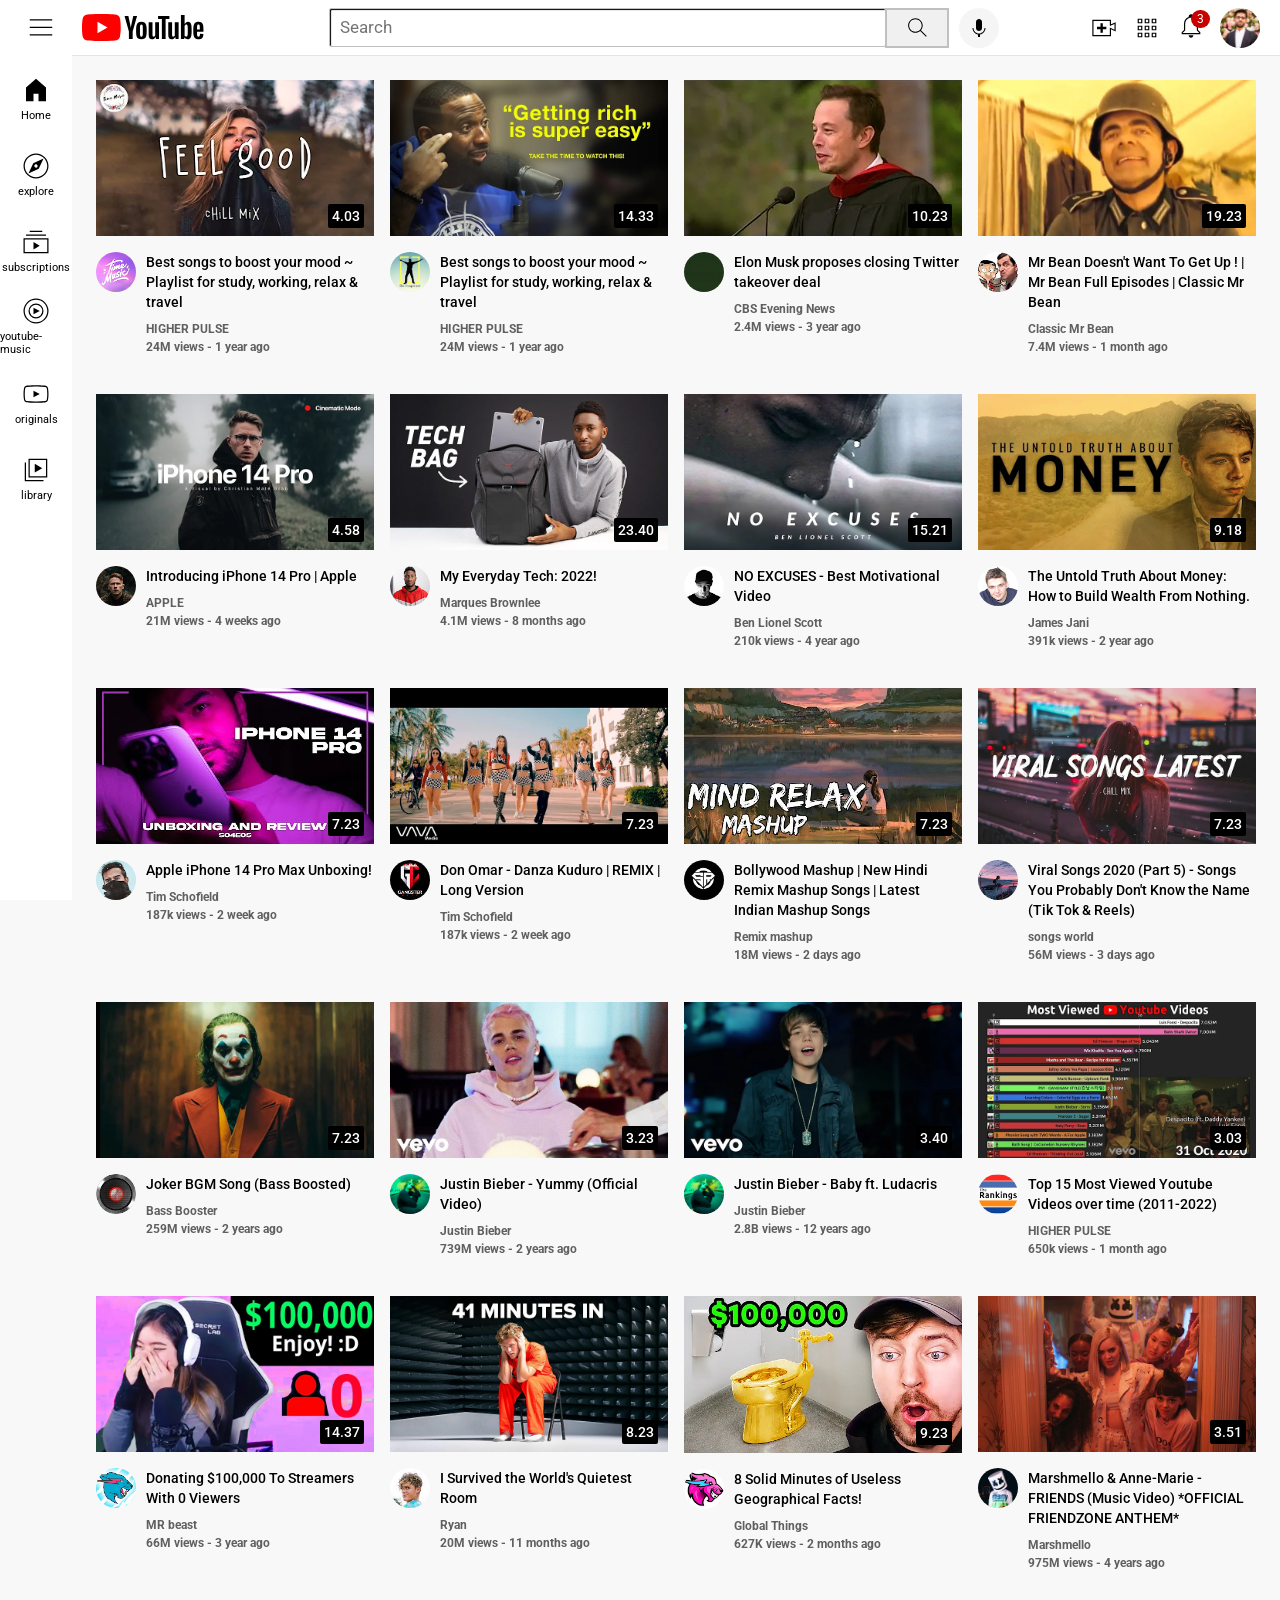
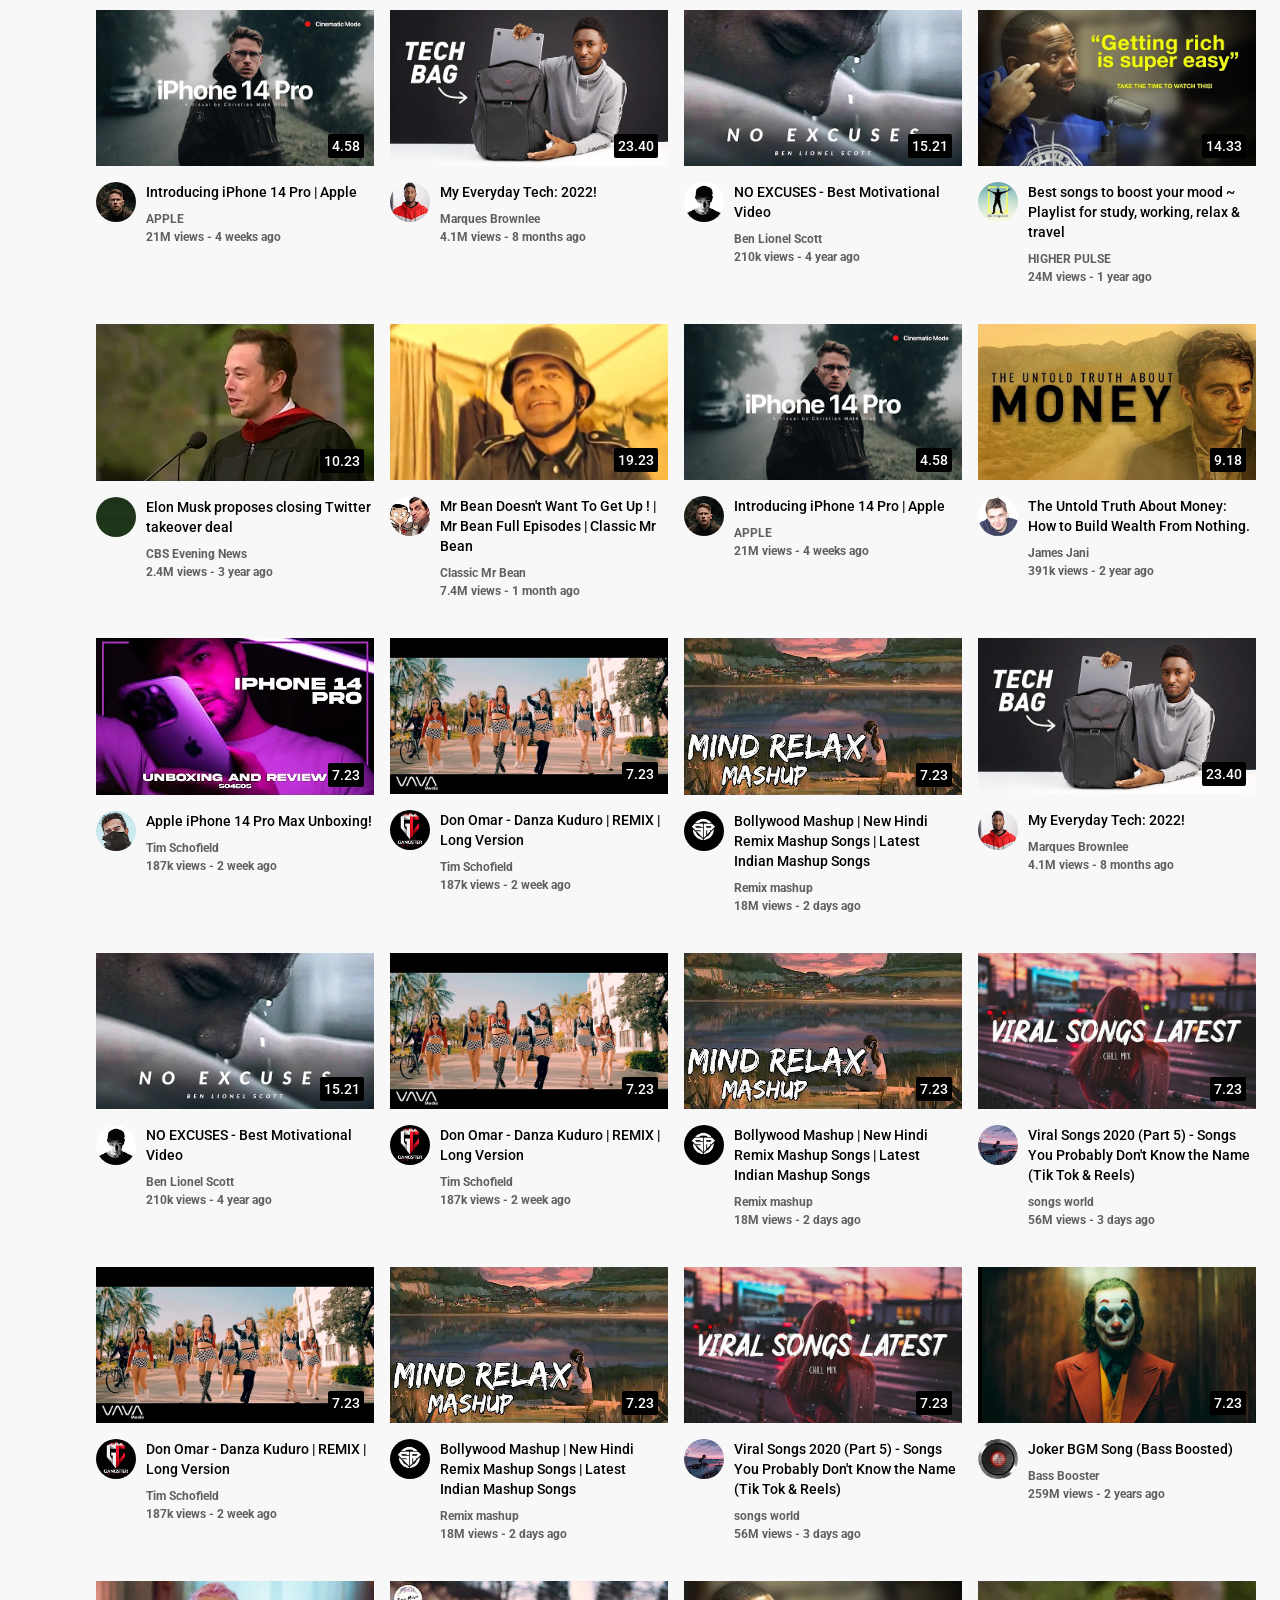
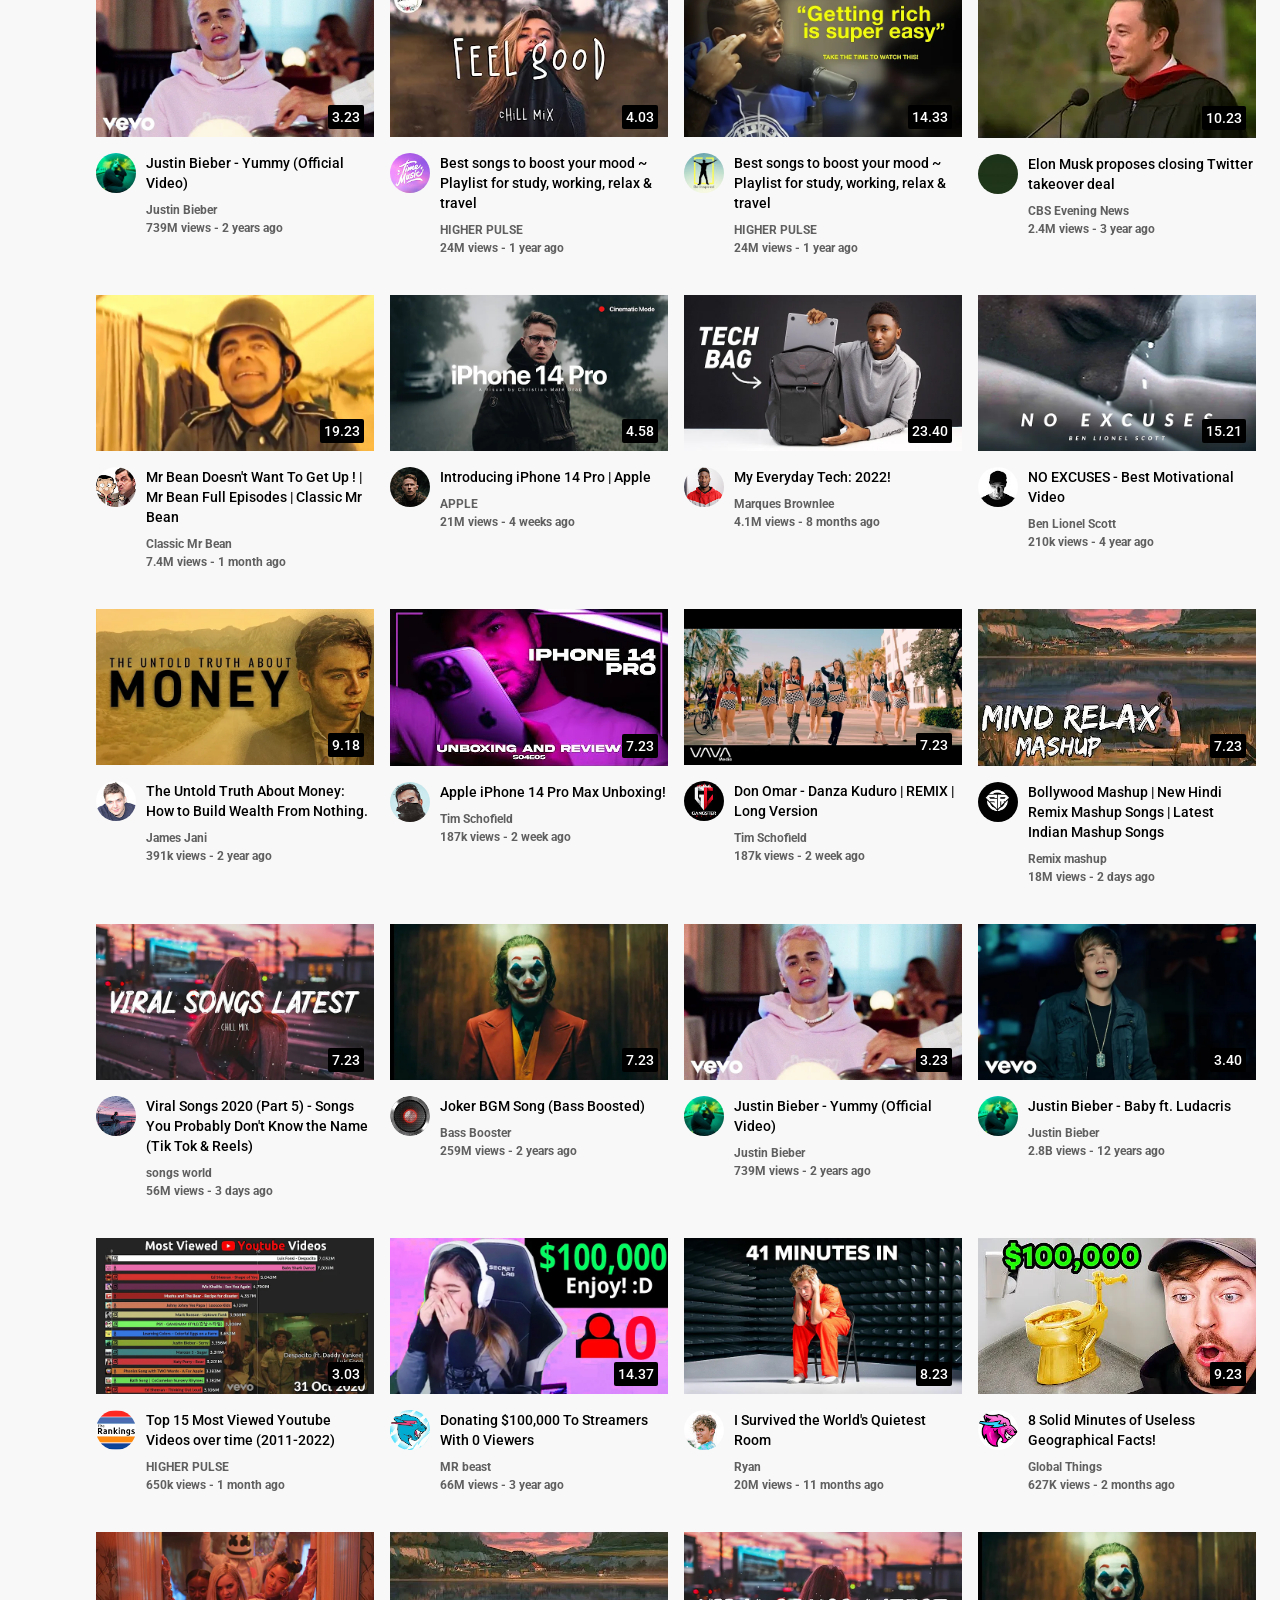
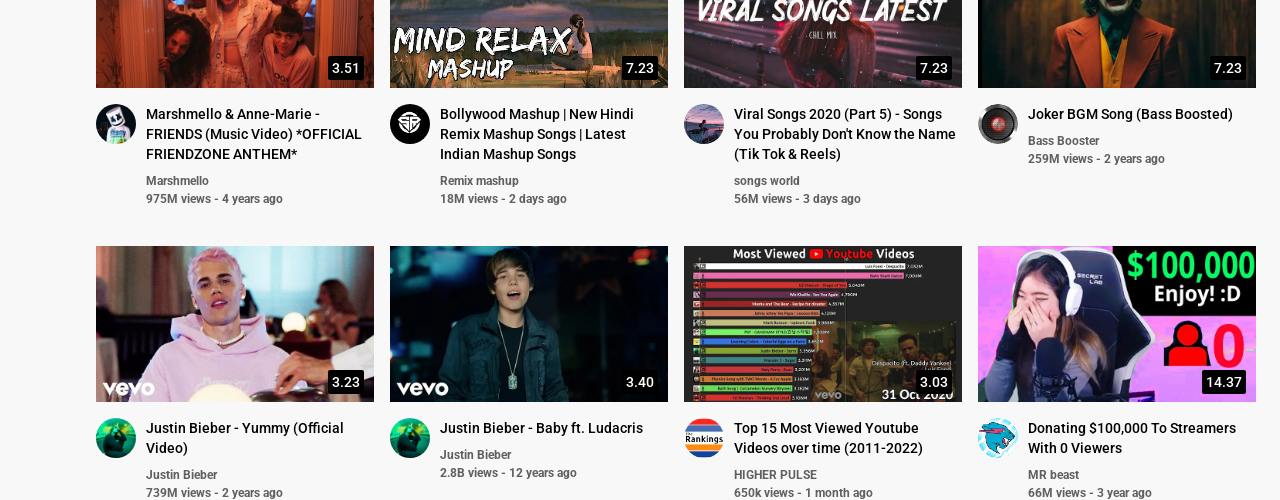
<file: index.html>
<!DOCTYPE html>
<html lang="en">

<head>
    <meta charset="UTF-8">
    <meta http-equiv="X-UA-Compatible" content="IE=edge">
    <meta name="viewport" content="width=device-width, initial-scale=1.0">
    <title>Youtube CLone</title>
    <link rel="stylesheet" href="style.css">

    <link rel="preconnect" href="https://fonts.googleapis.com">
    <link rel="preconnect" href="https://fonts.gstatic.com" crossorigin>
    <link href="https://fonts.googleapis.com/css2?family=Roboto:wght@400;500;700&display=swap" rel="stylesheet">
</head>

<body>

     <header class="header">
        <div class="left-section"><img class="hamburger" src="img/hamburger-menu.svg" alt="">
            <img class="youtube-logo" src="img/youtube-logo.svg" alt="">
        </div>
        <div class="middle-section">

            <input class="search-bar" type="Search" placeholder="Search">
            <button class="search-button">
                <img class="search-icon" src="img/search.svg" alt="">
                <div class="tooltip">search</div>
            </button>
            <button class="voice-search-button">
                <img class="voice-search-icon" src="img/voice-search-icon.svg" alt="">
                <div class="tooltip">search with your voice</div>
            </button>
        </div>

        <div class="right-section">
            <div class="upload-icon-container">
                <img class="upload-icon" src="img/upload.svg" alt="">
                <div class="tooltip">create</div>
            </div>

            <div class="youtube-app-icon-container">
                <img class="youtube-app-icon" src="img/youtube-apps.svg" alt="">
                <div class="tooltip">Youtube app</div>
            </div>



            <div class="notification-icon-container">
                <img class="notification-icon" src="img/notifications.svg" alt="">


                <div class="notification-counts">3</div>
            </div>
            <img class="user-picture" src="img/anees.jpg" alt="">
        </div>
        </header>

        <nav class="sidebar">
            <div class="sidebar-link">
                <img src="img/home.svg" alt="">
                <div>Home</div>
            </div>
            <div class="sidebar-link">
                <img src="img/explore.svg" alt="">
                <div>explore</div>
            </div>
            <div class="sidebar-link">
                <img src="img/subscriptions.svg" alt="">
                <div>subscriptions</div>
            </div>
            <div class="sidebar-link">
                <img src="img/youtube-music.svg" alt="">
                <div>youtube-music</div>
            </div>
            <div class="sidebar-link">
                <img src="img/originals.svg" alt="">
                <div>originals</div>
            </div>
            <div class="sidebar-link">
                <img src="img/library.svg" alt="">
                <div>library</div>
            </div>

        </nav>

        <main>
            <section class="video-grid">

                <div class="video-preview">
                    <div class="row">
                        <img class="image" src="img/pic1.webp" alt="">
                        <div class="video-time">
                            4.03
                        </div>
                    </div>


                    <div class="video-info-grid">
                        <div class="channel-logo">
                            <img class="profile-logo" src="img/logo1.jpg" alt="">
                        </div>
                        <div class="video-info">
                            <p class="video-title">Best songs to boost your mood ~ Playlist for study, working, relax &
                                travel
                            </p>
                            <p class="channel-author">HIGHER PULSE</p>
                            <p class="video-stats">24M views - 1 year ago</p>
                        </div>
                    </div>
                </div>

                <div class="video-preview">
                    <div class="row">
                        <img class="image" src="img/pic2.webp" alt="">
                        <div class="video-time">
                            14.33
                        </div>
                    </div>

                    <div class="video-info-grid">
                        <div class="channel-logo">
                            <img class="profile-logo" src="img/logo2.jpg" alt="">

                        </div>
                        <div class="video-info">
                            <p class="video-title">Best songs to boost your mood ~ Playlist for study, working, relax &
                                travel
                            </p>
                            <p class="channel-author">HIGHER PULSE</p>
                            <p class="video-stats">24M views - 1 year ago</p>
                        </div>
                    </div>
                </div>

                <div class="video-preview">
                    <div class="row">
                        <img class="image" src="img/pic3.webp" alt="">
                        <div class="video-time">
                            10.23
                        </div>
                    </div>

                    <div class="video-info-grid">
                        <div class="channel-logo">
                            <img class="profile-logo" src="img/logo3.jpg" alt="">
                        </div>
                        <div class="video-info">
                            <p class="video-title">Elon Musk proposes closing Twitter takeover deal
                            </p>
                            <p class="channel-author">CBS Evening News
                            </p>
                            <p class="video-stats">2.4M views - 3 year ago</p>
                        </div>
                    </div>
                </div>

                <div class="video-preview">
                    <div class="row">
                        <img class="image" src="img/pic4.webp" alt="">
                        <div class="video-time">
                            19.23
                        </div>
                    </div>

                    <div class="video-info-grid">
                        <div class="channel-logo">
                            <img class="profile-logo" src="img/logo4.jpg" alt="">
                        </div>
                        <div class="video-info">
                            <p class="video-title">Mr Bean Doesn't Want To Get Up ! | Mr Bean Full Episodes | Classic Mr
                                Bean
                            </p>
                            <p class="channel-author">Classic Mr Bean</p>
                            <p class="video-stats">7.4M views - 1 month ago</p>
                        </div>
                    </div>
                </div>

                <div class="video-preview">
                    <div class="row">
                        <img class="image" src="img/pic5.webp" alt="">
                        <div class="video-time">
                            4.58
                        </div>
                    </div>

                    <div class="video-info-grid">
                        <div class="channel-logo">
                            <img class="profile-logo" src="img/logo5.jpg" alt="">

                        </div>
                        <div class="video-info">
                            <p class="video-title">Introducing iPhone 14 Pro | Apple
                            </p>
                            <p class="channel-author">APPLE</p>
                            <p class="video-stats">21M views - 4 weeks ago</p>
                        </div>
                    </div>
                </div>

                <div class="video-preview">
                    <div class="row">
                        <img class="image" src="img/pic6.webp" alt="">
                        <div class="video-time">
                            23.40
                        </div>
                    </div>

                    <div class="video-info-grid">
                        <div class="channel-logo">
                            <img class="profile-logo" src="img/logo6.jpg" alt="">
                        </div>
                        <div class="video-info">
                            <p class="video-title">My Everyday Tech: 2022!
                            </p>
                            <p class="channel-author">Marques Brownlee</p>
                            <p class="video-stats">4.1M views - 8 months ago</p>
                        </div>
                    </div>
                </div>

                <div class="video-preview">
                    <div class="row">
                        <img class="image" src="img/pic7.webp" alt="">
                        <div class="video-time">
                            15.21
                        </div>
                    </div>

                    <div class="video-info-grid">
                        <div class="channel-logo">
                            <img class="profile-logo" src="img/logo7.jpg" alt="">
                        </div>
                        <div class="video-info">
                            <p class="video-title">NO EXCUSES - Best Motivational Video
                            </p>
                            <p class="channel-author">
                                Ben Lionel Scott</p>
                            <p class="video-stats">210k views - 4 year ago</p>
                        </div>
                    </div>
                </div>

                <div class="video-preview">
                    <div class="row">
                        <img class="image" src="img/pic8.webp" alt="">
                        <div class="video-time">
                            9.18
                        </div>
                    </div>

                    <div class="video-info-grid">
                        <div class="channel-logo">
                            <img class="profile-logo" src="img/logo8.jpg" alt="">
                        </div>
                        <div class="video-info">
                            <p class="video-title">The Untold Truth About Money: How to Build Wealth From Nothing.
                            </p>
                            <p class="channel-author">James Jani</p>
                            <p class="video-stats">391k views - 2 year ago</p>
                        </div>
                    </div>
                </div>

                <div class="video-preview">
                    <div class="row">
                        <img class="image" src="img/pic9.webp" alt="">
                        <div class="video-time">
                            7.23
                        </div>
                    </div>

                    <div class="video-info-grid">
                        <div class="channel-logo">
                            <img class="profile-logo" src="img/logo9.jpg" alt="">
                        </div>
                        <div class="video-info">
                            <p class="video-title">Apple iPhone 14 Pro Max Unboxing!
                            </p>
                            <p class="channel-author">
                                Tim Schofield</p>
                            <p class="video-stats">187k views - 2 week ago</p>
                        </div>
                    </div>
                </div>



                <div class="video-preview">
                    <div class="row">
                        <img class="image" src="img/pic10.webp" alt="">
                        <div class="video-time">
                            7.23
                        </div>
                    </div>

                    <div class="video-info-grid">
                        <div class="channel-logo">
                            <img class="profile-logo" src="img/logo10.jpg" alt="">
                        </div>
                        <div class="video-info">
                            <p class="video-title">Don Omar - Danza Kuduro | REMIX | Long Version
                            </p>
                            <p class="channel-author">
                                Tim Schofield</p>
                            <p class="video-stats">187k views - 2 week ago</p>
                        </div>
                    </div>
                </div>


                <div class="video-preview">
                    <div class="row">
                        <img class="image" src="img/pic11.webp" alt="">
                        <div class="video-time">
                            7.23
                        </div>
                    </div>

                    <div class="video-info-grid">
                        <div class="channel-logo">
                            <img class="profile-logo" src="img/logo11.jpg" alt="">
                        </div>
                        <div class="video-info">
                            <p class="video-title">
                                Bollywood Mashup | New Hindi Remix Mashup Songs | Latest Indian Mashup Songs
                            </p>
                            <p class="channel-author">
                                Remix mashup</p>
                            <p class="video-stats">18M views - 2 days ago</p>
                        </div>
                    </div>
                </div>

                <div class="video-preview">
                    <div class="row">
                        <img class="image" src="img/pic12.webp" alt="">
                        <div class="video-time">
                            7.23
                        </div>
                    </div>

                    <div class="video-info-grid">
                        <div class="channel-logo">
                            <img class="profile-logo" src="img/logo12.jpg" alt="">
                        </div>
                        <div class="video-info">
                            <p class="video-title">Viral Songs 2020 (Part 5) - Songs You Probably Don't Know the Name
                                (Tik Tok & Reels)
                            </p>
                            <p class="channel-author">
                                songs world</p>
                            <p class="video-stats">56M views - 3 days ago</p>
                        </div>
                    </div>
                </div>

                <div class="video-preview">
                    <div class="row">
                        <img class="image" src="img/pic13.webp" alt="">
                        <div class="video-time">
                            7.23
                        </div>
                    </div>

                    <div class="video-info-grid">
                        <div class="channel-logo">
                            <img class="profile-logo" src="img/logo13.jpg" alt="">
                        </div>
                        <div class="video-info">
                            <p class="video-title">Joker BGM Song (Bass Boosted)
                            </p>
                            <p class="channel-author">
                                Bass Booster</p>
                            <p class="video-stats">259M views - 2 years ago</p>
                        </div>
                    </div>
                </div>

                <div class="video-preview">
                    <div class="row">
                        <img class="image" src="img/pic14.webp" alt="">
                        <div class="video-time">
                            3.23
                        </div>
                    </div>

                    <div class="video-info-grid">
                        <div class="channel-logo">
                            <img class="profile-logo" src="img/logo14.jpg" alt="">
                        </div>
                        <div class="video-info">
                            <p class="video-title">Justin Bieber - Yummy (Official Video)
                            </p>
                            <p class="channel-author">
                                Justin Bieber</p>
                            <p class="video-stats">739M views - 2 years ago</p>
                        </div>
                    </div>
                </div>

                <div class="video-preview">
                    <div class="row">
                        <img class="image" src="img/pic15.webp" alt="">
                        <div class="video-time">
                            3.40
                        </div>
                    </div>

                    <div class="video-info-grid">
                        <div class="channel-logo">
                            <img class="profile-logo" src="img/logo15.jpg" alt="">
                        </div>
                        <div class="video-info">
                            <p class="video-title">Justin Bieber - Baby ft. Ludacris
                            </p>
                            <p class="channel-author">
                                Justin Bieber</p>
                            <p class="video-stats">2.8B views - 12 years ago</p>
                        </div>
                    </div>
                </div>
                <div class="video-preview">
                    <div class="row">
                        <img class="image" src="img/pic16.webp" alt="">
                        <div class="video-time">
                            3.03
                        </div>
                    </div>


                    <div class="video-info-grid">
                        <div class="channel-logo">
                            <img class="profile-logo" src="img/logo16.jpg" alt="">
                        </div>
                        <div class="video-info">
                            <p class="video-title">Top 15 Most Viewed Youtube Videos over time (2011-2022)

                            </p>
                            <p class="channel-author">HIGHER PULSE</p>
                            <p class="video-stats">650k views - 1 month ago</p>
                        </div>
                    </div>
                </div>

                <div class="video-preview">
                    <div class="row">
                        <img class="image" src="img/pic17.webp" alt="">
                        <div class="video-time">
                            14.37
                        </div>
                    </div>

                    <div class="video-info-grid">
                        <div class="channel-logo">
                            <img class="profile-logo" src="img/logo17.jpg" alt="">

                        </div>
                        <div class="video-info">
                            <p class="video-title">Donating $100,000 To Streamers With 0 Viewers
                            </p>
                            <p class="channel-author">MR beast</p>
                            <p class="video-stats">66M views - 3 year ago</p>
                        </div>
                    </div>
                </div>

                <div class="video-preview">
                    <div class="row">
                        <img class="image" src="img/pic18.webp" alt="">
                        <div class="video-time">
                            8.23
                        </div>
                    </div>

                    <div class="video-info-grid">
                        <div class="channel-logo">
                            <img class="profile-logo" src="img/logo18.jpg" alt="">
                        </div>
                        <div class="video-info">
                            <p class="video-title">I Survived the World's Quietest Room
                            </p>
                            <p class="channel-author">Ryan
                            </p>
                            <p class="video-stats">20M views - 11 months ago</p>
                        </div>
                    </div>
                </div>

                <div class="video-preview">
                    <div class="row">
                        <img class="image" src="img/pic19.webp" alt="">
                        <div class="video-time">
                            9.23
                        </div>
                    </div>

                    <div class="video-info-grid">
                        <div class="channel-logo">
                            <img class="profile-logo" src="img/logo19.jpg" alt="">
                        </div>
                        <div class="video-info">
                            <p class="video-title">8 Solid Minutes of Useless Geographical Facts!


                            </p>
                            <p class="channel-author">Global Things</p>
                            <p class="video-stats"> 627K views - 2 months ago</p>
                        </div>
                    </div>
                </div>

                <div class="video-preview">
                    <div class="row">
                        <img class="image" src="img/pic20.webp" alt="">
                        <div class="video-time">
                            3.51
                        </div>
                    </div>

                    <div class="video-info-grid">
                        <div class="channel-logo">
                            <img class="profile-logo" src="img/logo20.jpg" alt="">

                        </div>
                        <div class="video-info">
                            <p class="video-title">Marshmello & Anne-Marie - FRIENDS (Music Video) *OFFICIAL FRIENDZONE
                                ANTHEM*
                            </p>
                            <p class="channel-author">Marshmello</p>
                            <p class="video-stats"> 975M views - 4 years ago</p>
                        </div>
                    </div>
                </div>



                <div class="video-preview">
                    <div class="row">
                        <img class="image" src="img/pic5.webp" alt="">
                        <div class="video-time">
                            4.58
                        </div>
                    </div>

                    <div class="video-info-grid">
                        <div class="channel-logo">
                            <img class="profile-logo" src="img/logo5.jpg" alt="">

                        </div>
                        <div class="video-info">
                            <p class="video-title">Introducing iPhone 14 Pro | Apple
                            </p>
                            <p class="channel-author">APPLE</p>
                            <p class="video-stats">21M views - 4 weeks ago</p>
                        </div>
                    </div>
                </div>

                <div class="video-preview">
                    <div class="row">
                        <img class="image" src="img/pic6.webp" alt="">
                        <div class="video-time">
                            23.40
                        </div>
                    </div>

                    <div class="video-info-grid">
                        <div class="channel-logo">
                            <img class="profile-logo" src="img/logo6.jpg" alt="">
                        </div>
                        <div class="video-info">
                            <p class="video-title">My Everyday Tech: 2022!
                            </p>
                            <p class="channel-author">Marques Brownlee</p>
                            <p class="video-stats">4.1M views - 8 months ago</p>
                        </div>
                    </div>
                </div>

                <div class="video-preview">
                    <div class="row">
                        <img class="image" src="img/pic7.webp" alt="">
                        <div class="video-time">
                            15.21
                        </div>
                    </div>

                    <div class="video-info-grid">
                        <div class="channel-logo">
                            <img class="profile-logo" src="img/logo7.jpg" alt="">
                        </div>
                        <div class="video-info">
                            <p class="video-title">NO EXCUSES - Best Motivational Video
                            </p>
                            <p class="channel-author">
                                Ben Lionel Scott</p>
                            <p class="video-stats">210k views - 4 year ago</p>
                        </div>
                    </div>
                </div>
                <div class="video-preview">
                    <div class="row">
                        <img class="image" src="img/pic2.webp" alt="">
                        <div class="video-time">
                            14.33
                        </div>
                    </div>

                    <div class="video-info-grid">
                        <div class="channel-logo">
                            <img class="profile-logo" src="img/logo2.jpg" alt="">

                        </div>
                        <div class="video-info">
                            <p class="video-title">Best songs to boost your mood ~ Playlist for study, working, relax &
                                travel
                            </p>
                            <p class="channel-author">HIGHER PULSE</p>
                            <p class="video-stats">24M views - 1 year ago</p>
                        </div>
                    </div>
                </div>

                <div class="video-preview">
                    <div class="row">
                        <img class="image" src="img/pic3.webp" alt="">
                        <div class="video-time">
                            10.23
                        </div>
                    </div>

                    <div class="video-info-grid">
                        <div class="channel-logo">
                            <img class="profile-logo" src="img/logo3.jpg" alt="">
                        </div>
                        <div class="video-info">
                            <p class="video-title">Elon Musk proposes closing Twitter takeover deal
                            </p>
                            <p class="channel-author">CBS Evening News
                            </p>
                            <p class="video-stats">2.4M views - 3 year ago</p>
                        </div>
                    </div>
                </div>

                <div class="video-preview">
                    <div class="row">
                        <img class="image" src="img/pic4.webp" alt="">
                        <div class="video-time">
                            19.23
                        </div>
                    </div>

                    <div class="video-info-grid">
                        <div class="channel-logo">
                            <img class="profile-logo" src="img/logo4.jpg" alt="">
                        </div>
                        <div class="video-info">
                            <p class="video-title">Mr Bean Doesn't Want To Get Up ! | Mr Bean Full Episodes | Classic Mr
                                Bean
                            </p>
                            <p class="channel-author">Classic Mr Bean</p>
                            <p class="video-stats">7.4M views - 1 month ago</p>
                        </div>
                    </div>
                </div>

                <div class="video-preview">
                    <div class="row">
                        <img class="image" src="img/pic5.webp" alt="">
                        <div class="video-time">
                            4.58
                        </div>
                    </div>

                    <div class="video-info-grid">
                        <div class="channel-logo">
                            <img class="profile-logo" src="img/logo5.jpg" alt="">

                        </div>
                        <div class="video-info">
                            <p class="video-title">Introducing iPhone 14 Pro | Apple
                            </p>
                            <p class="channel-author">APPLE</p>
                            <p class="video-stats">21M views - 4 weeks ago</p>
                        </div>
                    </div>
                </div>


                <div class="video-preview">
                    <div class="row">
                        <img class="image" src="img/pic8.webp" alt="">
                        <div class="video-time">
                            9.18
                        </div>
                    </div>

                    <div class="video-info-grid">
                        <div class="channel-logo">
                            <img class="profile-logo" src="img/logo8.jpg" alt="">
                        </div>
                        <div class="video-info">
                            <p class="video-title">The Untold Truth About Money: How to Build Wealth From Nothing.
                            </p>
                            <p class="channel-author">James Jani</p>
                            <p class="video-stats">391k views - 2 year ago</p>
                        </div>
                    </div>
                </div>

                <div class="video-preview">
                    <div class="row">
                        <img class="image" src="img/pic9.webp" alt="">
                        <div class="video-time">
                            7.23
                        </div>
                    </div>

                    <div class="video-info-grid">
                        <div class="channel-logo">
                            <img class="profile-logo" src="img/logo9.jpg" alt="">
                        </div>
                        <div class="video-info">
                            <p class="video-title">Apple iPhone 14 Pro Max Unboxing!
                            </p>
                            <p class="channel-author">
                                Tim Schofield</p>
                            <p class="video-stats">187k views - 2 week ago</p>
                        </div>
                    </div>
                </div>



                <div class="video-preview">
                    <div class="row">
                        <img class="image" src="img/pic10.webp" alt="">
                        <div class="video-time">
                            7.23
                        </div>
                    </div>

                    <div class="video-info-grid">
                        <div class="channel-logo">
                            <img class="profile-logo" src="img/logo10.jpg" alt="">
                        </div>
                        <div class="video-info">
                            <p class="video-title">Don Omar - Danza Kuduro | REMIX | Long Version
                            </p>
                            <p class="channel-author">
                                Tim Schofield</p>
                            <p class="video-stats">187k views - 2 week ago</p>
                        </div>
                    </div>
                </div>


                <div class="video-preview">
                    <div class="row">
                        <img class="image" src="img/pic11.webp" alt="">
                        <div class="video-time">
                            7.23
                        </div>
                    </div>

                    <div class="video-info-grid">
                        <div class="channel-logo">
                            <img class="profile-logo" src="img/logo11.jpg" alt="">
                        </div>
                        <div class="video-info">
                            <p class="video-title">
                                Bollywood Mashup | New Hindi Remix Mashup Songs | Latest Indian Mashup Songs
                            </p>
                            <p class="channel-author">
                                Remix mashup</p>
                            <p class="video-stats">18M views - 2 days ago</p>
                        </div>
                    </div>
                </div>
                <div class="video-preview">
                    <div class="row">
                        <img class="image" src="img/pic6.webp" alt="">
                        <div class="video-time">
                            23.40
                        </div>
                    </div>

                    <div class="video-info-grid">
                        <div class="channel-logo">
                            <img class="profile-logo" src="img/logo6.jpg" alt="">
                        </div>
                        <div class="video-info">
                            <p class="video-title">My Everyday Tech: 2022!
                            </p>
                            <p class="channel-author">Marques Brownlee</p>
                            <p class="video-stats">4.1M views - 8 months ago</p>
                        </div>
                    </div>
                </div>

                <div class="video-preview">
                    <div class="row">
                        <img class="image" src="img/pic7.webp" alt="">
                        <div class="video-time">
                            15.21
                        </div>
                    </div>

                    <div class="video-info-grid">
                        <div class="channel-logo">
                            <img class="profile-logo" src="img/logo7.jpg" alt="">
                        </div>
                        <div class="video-info">
                            <p class="video-title">NO EXCUSES - Best Motivational Video
                            </p>
                            <p class="channel-author">
                                Ben Lionel Scott</p>
                            <p class="video-stats">210k views - 4 year ago</p>
                        </div>
                    </div>
                </div>
                <div class="video-preview">
                    <div class="row">
                        <img class="image" src="img/pic10.webp" alt="">
                        <div class="video-time">
                            7.23
                        </div>
                    </div>

                    <div class="video-info-grid">
                        <div class="channel-logo">
                            <img class="profile-logo" src="img/logo10.jpg" alt="">
                        </div>
                        <div class="video-info">
                            <p class="video-title">Don Omar - Danza Kuduro | REMIX | Long Version
                            </p>
                            <p class="channel-author">
                                Tim Schofield</p>
                            <p class="video-stats">187k views - 2 week ago</p>
                        </div>
                    </div>
                </div>


                <div class="video-preview">
                    <div class="row">
                        <img class="image" src="img/pic11.webp" alt="">
                        <div class="video-time">
                            7.23
                        </div>
                    </div>

                    <div class="video-info-grid">
                        <div class="channel-logo">
                            <img class="profile-logo" src="img/logo11.jpg" alt="">
                        </div>
                        <div class="video-info">
                            <p class="video-title">
                                Bollywood Mashup | New Hindi Remix Mashup Songs | Latest Indian Mashup Songs
                            </p>
                            <p class="channel-author">
                                Remix mashup</p>
                            <p class="video-stats">18M views - 2 days ago</p>
                        </div>
                    </div>
                </div>

                <div class="video-preview">
                    <div class="row">
                        <img class="image" src="img/pic12.webp" alt="">
                        <div class="video-time">
                            7.23
                        </div>
                    </div>

                    <div class="video-info-grid">
                        <div class="channel-logo">
                            <img class="profile-logo" src="img/logo12.jpg" alt="">
                        </div>
                        <div class="video-info">
                            <p class="video-title">Viral Songs 2020 (Part 5) - Songs You Probably Don't Know the Name
                                (Tik Tok & Reels)
                            </p>
                            <p class="channel-author">
                                songs world</p>
                            <p class="video-stats">56M views - 3 days ago</p>
                        </div>
                    </div>
                </div>

                <div class="video-preview">
                    <div class="row">
                        <img class="image" src="img/pic10.webp" alt="">
                        <div class="video-time">
                            7.23
                        </div>
                    </div>

                    <div class="video-info-grid">
                        <div class="channel-logo">
                            <img class="profile-logo" src="img/logo10.jpg" alt="">
                        </div>
                        <div class="video-info">
                            <p class="video-title">Don Omar - Danza Kuduro | REMIX | Long Version
                            </p>
                            <p class="channel-author">
                                Tim Schofield</p>
                            <p class="video-stats">187k views - 2 week ago</p>
                        </div>
                    </div>
                </div>


                <div class="video-preview">
                    <div class="row">
                        <img class="image" src="img/pic11.webp" alt="">
                        <div class="video-time">
                            7.23
                        </div>
                    </div>

                    <div class="video-info-grid">
                        <div class="channel-logo">
                            <img class="profile-logo" src="img/logo11.jpg" alt="">
                        </div>
                        <div class="video-info">
                            <p class="video-title">
                                Bollywood Mashup | New Hindi Remix Mashup Songs | Latest Indian Mashup Songs
                            </p>
                            <p class="channel-author">
                                Remix mashup</p>
                            <p class="video-stats">18M views - 2 days ago</p>
                        </div>
                    </div>
                </div>

                <div class="video-preview">
                    <div class="row">
                        <img class="image" src="img/pic12.webp" alt="">
                        <div class="video-time">
                            7.23
                        </div>
                    </div>

                    <div class="video-info-grid">
                        <div class="channel-logo">
                            <img class="profile-logo" src="img/logo12.jpg" alt="">
                        </div>
                        <div class="video-info">
                            <p class="video-title">Viral Songs 2020 (Part 5) - Songs You Probably Don't Know the Name
                                (Tik Tok & Reels)
                            </p>
                            <p class="channel-author">
                                songs world</p>
                            <p class="video-stats">56M views - 3 days ago</p>
                        </div>
                    </div>
                </div>

                <div class="video-preview">
                    <div class="row">
                        <img class="image" src="img/pic13.webp" alt="">
                        <div class="video-time">
                            7.23
                        </div>
                    </div>

                    <div class="video-info-grid">
                        <div class="channel-logo">
                            <img class="profile-logo" src="img/logo13.jpg" alt="">
                        </div>
                        <div class="video-info">
                            <p class="video-title">Joker BGM Song (Bass Boosted)
                            </p>
                            <p class="channel-author">
                                Bass Booster</p>
                            <p class="video-stats">259M views - 2 years ago</p>
                        </div>
                    </div>
                </div>

                <div class="video-preview">
                    <div class="row">
                        <img class="image" src="img/pic14.webp" alt="">
                        <div class="video-time">
                            3.23
                        </div>
                    </div>

                    <div class="video-info-grid">
                        <div class="channel-logo">
                            <img class="profile-logo" src="img/logo14.jpg" alt="">
                        </div>
                        <div class="video-info">
                            <p class="video-title">Justin Bieber - Yummy (Official Video)
                            </p>
                            <p class="channel-author">
                                Justin Bieber</p>
                            <p class="video-stats">739M views - 2 years ago</p>
                        </div>
                    </div>
                </div>
                <div class="video-preview">
                    <div class="row">
                        <img class="image" src="img/pic1.webp" alt="">
                        <div class="video-time">
                            4.03
                        </div>
                    </div>


                    <div class="video-info-grid">
                        <div class="channel-logo">
                            <img class="profile-logo" src="img/logo1.jpg" alt="">
                        </div>
                        <div class="video-info">
                            <p class="video-title">Best songs to boost your mood ~ Playlist for study, working, relax &
                                travel
                            </p>
                            <p class="channel-author">HIGHER PULSE</p>
                            <p class="video-stats">24M views - 1 year ago</p>
                        </div>
                    </div>
                </div>

                <div class="video-preview">
                    <div class="row">
                        <img class="image" src="img/pic2.webp" alt="">
                        <div class="video-time">
                            14.33
                        </div>
                    </div>

                    <div class="video-info-grid">
                        <div class="channel-logo">
                            <img class="profile-logo" src="img/logo2.jpg" alt="">

                        </div>
                        <div class="video-info">
                            <p class="video-title">Best songs to boost your mood ~ Playlist for study, working, relax &
                                travel
                            </p>
                            <p class="channel-author">HIGHER PULSE</p>
                            <p class="video-stats">24M views - 1 year ago</p>
                        </div>
                    </div>
                </div>

                <div class="video-preview">
                    <div class="row">
                        <img class="image" src="img/pic3.webp" alt="">
                        <div class="video-time">
                            10.23
                        </div>
                    </div>

                    <div class="video-info-grid">
                        <div class="channel-logo">
                            <img class="profile-logo" src="img/logo3.jpg" alt="">
                        </div>
                        <div class="video-info">
                            <p class="video-title">Elon Musk proposes closing Twitter takeover deal
                            </p>
                            <p class="channel-author">CBS Evening News
                            </p>
                            <p class="video-stats">2.4M views - 3 year ago</p>
                        </div>
                    </div>
                </div>

                <div class="video-preview">
                    <div class="row">
                        <img class="image" src="img/pic4.webp" alt="">
                        <div class="video-time">
                            19.23
                        </div>
                    </div>

                    <div class="video-info-grid">
                        <div class="channel-logo">
                            <img class="profile-logo" src="img/logo4.jpg" alt="">
                        </div>
                        <div class="video-info">
                            <p class="video-title">Mr Bean Doesn't Want To Get Up ! | Mr Bean Full Episodes | Classic Mr
                                Bean
                            </p>
                            <p class="channel-author">Classic Mr Bean</p>
                            <p class="video-stats">7.4M views - 1 month ago</p>
                        </div>
                    </div>
                </div>

                <div class="video-preview">
                    <div class="row">
                        <img class="image" src="img/pic5.webp" alt="">
                        <div class="video-time">
                            4.58
                        </div>
                    </div>

                    <div class="video-info-grid">
                        <div class="channel-logo">
                            <img class="profile-logo" src="img/logo5.jpg" alt="">

                        </div>
                        <div class="video-info">
                            <p class="video-title">Introducing iPhone 14 Pro | Apple
                            </p>
                            <p class="channel-author">APPLE</p>
                            <p class="video-stats">21M views - 4 weeks ago</p>
                        </div>
                    </div>
                </div>

                <div class="video-preview">
                    <div class="row">
                        <img class="image" src="img/pic6.webp" alt="">
                        <div class="video-time">
                            23.40
                        </div>
                    </div>

                    <div class="video-info-grid">
                        <div class="channel-logo">
                            <img class="profile-logo" src="img/logo6.jpg" alt="">
                        </div>
                        <div class="video-info">
                            <p class="video-title">My Everyday Tech: 2022!
                            </p>
                            <p class="channel-author">Marques Brownlee</p>
                            <p class="video-stats">4.1M views - 8 months ago</p>
                        </div>
                    </div>
                </div>

                <div class="video-preview">
                    <div class="row">
                        <img class="image" src="img/pic7.webp" alt="">
                        <div class="video-time">
                            15.21
                        </div>
                    </div>

                    <div class="video-info-grid">
                        <div class="channel-logo">
                            <img class="profile-logo" src="img/logo7.jpg" alt="">
                        </div>
                        <div class="video-info">
                            <p class="video-title">NO EXCUSES - Best Motivational Video
                            </p>
                            <p class="channel-author">
                                Ben Lionel Scott</p>
                            <p class="video-stats">210k views - 4 year ago</p>
                        </div>
                    </div>
                </div>

                <div class="video-preview">
                    <div class="row">
                        <img class="image" src="img/pic8.webp" alt="">
                        <div class="video-time">
                            9.18
                        </div>
                    </div>

                    <div class="video-info-grid">
                        <div class="channel-logo">
                            <img class="profile-logo" src="img/logo8.jpg" alt="">
                        </div>
                        <div class="video-info">
                            <p class="video-title">The Untold Truth About Money: How to Build Wealth From Nothing.
                            </p>
                            <p class="channel-author">James Jani</p>
                            <p class="video-stats">391k views - 2 year ago</p>
                        </div>
                    </div>
                </div>

                <div class="video-preview">
                    <div class="row">
                        <img class="image" src="img/pic9.webp" alt="">
                        <div class="video-time">
                            7.23
                        </div>
                    </div>

                    <div class="video-info-grid">
                        <div class="channel-logo">
                            <img class="profile-logo" src="img/logo9.jpg" alt="">
                        </div>
                        <div class="video-info">
                            <p class="video-title">Apple iPhone 14 Pro Max Unboxing!
                            </p>
                            <p class="channel-author">
                                Tim Schofield</p>
                            <p class="video-stats">187k views - 2 week ago</p>
                        </div>
                    </div>
                </div>



                <div class="video-preview">
                    <div class="row">
                        <img class="image" src="img/pic10.webp" alt="">
                        <div class="video-time">
                            7.23
                        </div>
                    </div>

                    <div class="video-info-grid">
                        <div class="channel-logo">
                            <img class="profile-logo" src="img/logo10.jpg" alt="">
                        </div>
                        <div class="video-info">
                            <p class="video-title">Don Omar - Danza Kuduro | REMIX | Long Version
                            </p>
                            <p class="channel-author">
                                Tim Schofield</p>
                            <p class="video-stats">187k views - 2 week ago</p>
                        </div>
                    </div>
                </div>


                <div class="video-preview">
                    <div class="row">
                        <img class="image" src="img/pic11.webp" alt="">
                        <div class="video-time">
                            7.23
                        </div>
                    </div>

                    <div class="video-info-grid">
                        <div class="channel-logo">
                            <img class="profile-logo" src="img/logo11.jpg" alt="">
                        </div>
                        <div class="video-info">
                            <p class="video-title">
                                Bollywood Mashup | New Hindi Remix Mashup Songs | Latest Indian Mashup Songs
                            </p>
                            <p class="channel-author">
                                Remix mashup</p>
                            <p class="video-stats">18M views - 2 days ago</p>
                        </div>
                    </div>
                </div>

                <div class="video-preview">
                    <div class="row">
                        <img class="image" src="img/pic12.webp" alt="">
                        <div class="video-time">
                            7.23
                        </div>
                    </div>

                    <div class="video-info-grid">
                        <div class="channel-logo">
                            <img class="profile-logo" src="img/logo12.jpg" alt="">
                        </div>
                        <div class="video-info">
                            <p class="video-title">Viral Songs 2020 (Part 5) - Songs You Probably Don't Know the Name
                                (Tik Tok & Reels)
                            </p>
                            <p class="channel-author">
                                songs world</p>
                            <p class="video-stats">56M views - 3 days ago</p>
                        </div>
                    </div>
                </div>

                <div class="video-preview">
                    <div class="row">
                        <img class="image" src="img/pic13.webp" alt="">
                        <div class="video-time">
                            7.23
                        </div>
                    </div>

                    <div class="video-info-grid">
                        <div class="channel-logo">
                            <img class="profile-logo" src="img/logo13.jpg" alt="">
                        </div>
                        <div class="video-info">
                            <p class="video-title">Joker BGM Song (Bass Boosted)
                            </p>
                            <p class="channel-author">
                                Bass Booster</p>
                            <p class="video-stats">259M views - 2 years ago</p>
                        </div>
                    </div>
                </div>

                <div class="video-preview">
                    <div class="row">
                        <img class="image" src="img/pic14.webp" alt="">
                        <div class="video-time">
                            3.23
                        </div>
                    </div>

                    <div class="video-info-grid">
                        <div class="channel-logo">
                            <img class="profile-logo" src="img/logo14.jpg" alt="">
                        </div>
                        <div class="video-info">
                            <p class="video-title">Justin Bieber - Yummy (Official Video)
                            </p>
                            <p class="channel-author">
                                Justin Bieber</p>
                            <p class="video-stats">739M views - 2 years ago</p>
                        </div>
                    </div>
                </div>

                <div class="video-preview">
                    <div class="row">
                        <img class="image" src="img/pic15.webp" alt="">
                        <div class="video-time">
                            3.40
                        </div>
                    </div>

                    <div class="video-info-grid">
                        <div class="channel-logo">
                            <img class="profile-logo" src="img/logo15.jpg" alt="">
                        </div>
                        <div class="video-info">
                            <p class="video-title">Justin Bieber - Baby ft. Ludacris
                            </p>
                            <p class="channel-author">
                                Justin Bieber</p>
                            <p class="video-stats">2.8B views - 12 years ago</p>
                        </div>
                    </div>
                </div>
                <div class="video-preview">
                    <div class="row">
                        <img class="image" src="img/pic16.webp" alt="">
                        <div class="video-time">
                            3.03
                        </div>
                    </div>


                    <div class="video-info-grid">
                        <div class="channel-logo">
                            <img class="profile-logo" src="img/logo16.jpg" alt="">
                        </div>
                        <div class="video-info">
                            <p class="video-title">Top 15 Most Viewed Youtube Videos over time (2011-2022)

                            </p>
                            <p class="channel-author">HIGHER PULSE</p>
                            <p class="video-stats">650k views - 1 month ago</p>
                        </div>
                    </div>
                </div>

                <div class="video-preview">
                    <div class="row">
                        <img class="image" src="img/pic17.webp" alt="">
                        <div class="video-time">
                            14.37
                        </div>
                    </div>

                    <div class="video-info-grid">
                        <div class="channel-logo">
                            <img class="profile-logo" src="img/logo17.jpg" alt="">

                        </div>
                        <div class="video-info">
                            <p class="video-title">Donating $100,000 To Streamers With 0 Viewers
                            </p>
                            <p class="channel-author">MR beast</p>
                            <p class="video-stats">66M views - 3 year ago</p>
                        </div>
                    </div>
                </div>

                <div class="video-preview">
                    <div class="row">
                        <img class="image" src="img/pic18.webp" alt="">
                        <div class="video-time">
                            8.23
                        </div>
                    </div>

                    <div class="video-info-grid">
                        <div class="channel-logo">
                            <img class="profile-logo" src="img/logo18.jpg" alt="">
                        </div>
                        <div class="video-info">
                            <p class="video-title">I Survived the World's Quietest Room
                            </p>
                            <p class="channel-author">Ryan
                            </p>
                            <p class="video-stats">20M views - 11 months ago</p>
                        </div>
                    </div>
                </div>

                <div class="video-preview">
                    <div class="row">
                        <img class="image" src="img/pic19.webp" alt="">
                        <div class="video-time">
                            9.23
                        </div>
                    </div>

                    <div class="video-info-grid">
                        <div class="channel-logo">
                            <img class="profile-logo" src="img/logo19.jpg" alt="">
                        </div>
                        <div class="video-info">
                            <p class="video-title">8 Solid Minutes of Useless Geographical Facts!


                            </p>
                            <p class="channel-author">Global Things</p>
                            <p class="video-stats"> 627K views - 2 months ago</p>
                        </div>
                    </div>
                </div>

                <div class="video-preview">
                    <div class="row">
                        <img class="image" src="img/pic20.webp" alt="">
                        <div class="video-time">
                            3.51
                        </div>
                    </div>

                    <div class="video-info-grid">
                        <div class="channel-logo">
                            <img class="profile-logo" src="img/logo20.jpg" alt="">

                        </div>
                        <div class="video-info">
                            <p class="video-title">Marshmello & Anne-Marie - FRIENDS (Music Video) *OFFICIAL FRIENDZONE
                                ANTHEM*
                            </p>
                            <p class="channel-author">Marshmello</p>
                            <p class="video-stats"> 975M views - 4 years ago</p>
                        </div>
                    </div>
                </div>
                <div class="video-preview">
                    <div class="row">
                        <img class="image" src="img/pic11.webp" alt="">
                        <div class="video-time">
                            7.23
                        </div>
                    </div>

                    <div class="video-info-grid">
                        <div class="channel-logo">
                            <img class="profile-logo" src="img/logo11.jpg" alt="">
                        </div>
                        <div class="video-info">
                            <p class="video-title">
                                Bollywood Mashup | New Hindi Remix Mashup Songs | Latest Indian Mashup Songs
                            </p>
                            <p class="channel-author">
                                Remix mashup</p>
                            <p class="video-stats">18M views - 2 days ago</p>
                        </div>
                    </div>
                </div>

                <div class="video-preview">
                    <div class="row">
                        <img class="image" src="img/pic12.webp" alt="">
                        <div class="video-time">
                            7.23
                        </div>
                    </div>

                    <div class="video-info-grid">
                        <div class="channel-logo">
                            <img class="profile-logo" src="img/logo12.jpg" alt="">
                        </div>
                        <div class="video-info">
                            <p class="video-title">Viral Songs 2020 (Part 5) - Songs You Probably Don't Know the Name
                                (Tik Tok & Reels)
                            </p>
                            <p class="channel-author">
                                songs world</p>
                            <p class="video-stats">56M views - 3 days ago</p>
                        </div>
                    </div>
                </div>

                <div class="video-preview">
                    <div class="row">
                        <img class="image" src="img/pic13.webp" alt="">
                        <div class="video-time">
                            7.23
                        </div>
                    </div>

                    <div class="video-info-grid">
                        <div class="channel-logo">
                            <img class="profile-logo" src="img/logo13.jpg" alt="">
                        </div>
                        <div class="video-info">
                            <p class="video-title">Joker BGM Song (Bass Boosted)
                            </p>
                            <p class="channel-author">
                                Bass Booster</p>
                            <p class="video-stats">259M views - 2 years ago</p>
                        </div>
                    </div>
                </div>

                <div class="video-preview">
                    <div class="row">
                        <img class="image" src="img/pic14.webp" alt="">
                        <div class="video-time">
                            3.23
                        </div>
                    </div>

                    <div class="video-info-grid">
                        <div class="channel-logo">
                            <img class="profile-logo" src="img/logo14.jpg" alt="">
                        </div>
                        <div class="video-info">
                            <p class="video-title">Justin Bieber - Yummy (Official Video)
                            </p>
                            <p class="channel-author">
                                Justin Bieber</p>
                            <p class="video-stats">739M views - 2 years ago</p>
                        </div>
                    </div>
                </div>

                <div class="video-preview">
                    <div class="row">
                        <img class="image" src="img/pic15.webp" alt="">
                        <div class="video-time">
                            3.40
                        </div>
                    </div>

                    <div class="video-info-grid">
                        <div class="channel-logo">
                            <img class="profile-logo" src="img/logo15.jpg" alt="">
                        </div>
                        <div class="video-info">
                            <p class="video-title">Justin Bieber - Baby ft. Ludacris
                            </p>
                            <p class="channel-author">
                                Justin Bieber</p>
                            <p class="video-stats">2.8B views - 12 years ago</p>
                        </div>
                    </div>
                </div>
                <div class="video-preview">
                    <div class="row">
                        <img class="image" src="img/pic16.webp" alt="">
                        <div class="video-time">
                            3.03
                        </div>
                    </div>


                    <div class="video-info-grid">
                        <div class="channel-logo">
                            <img class="profile-logo" src="img/logo16.jpg" alt="">
                        </div>
                        <div class="video-info">
                            <p class="video-title">Top 15 Most Viewed Youtube Videos over time (2011-2022)

                            </p>
                            <p class="channel-author">HIGHER PULSE</p>
                            <p class="video-stats">650k views - 1 month ago</p>
                        </div>
                    </div>
                </div>

                <div class="video-preview">
                    <div class="row">
                        <img class="image" src="img/pic17.webp" alt="">
                        <div class="video-time">
                            14.37
                        </div>
                    </div>

                    <div class="video-info-grid">
                        <div class="channel-logo">
                            <img class="profile-logo" src="img/logo17.jpg" alt="">

                        </div>
                        <div class="video-info">
                            <p class="video-title">Donating $100,000 To Streamers With 0 Viewers
                            </p>
                            <p class="channel-author">MR beast</p>
                            <p class="video-stats">66M views - 3 year ago</p>
                        </div>
                    </div>
                </div>















            </section>
        </main>
</body>

</html>
</file>
<file: style.css>
.image {
    /* width: 370px; */
    width: 100%;
    /* display: block; */
}



p {
    font-family: 'Roboto', sans-serif;
    margin-top: 0px;
    margin-bottom: 0px;
    font-weight: bold;
}


.search-bar {
    display: block;
}

.video-title {
    margin-top: 0px;
    font-size: 14px;
    font-weight: 500;
    line-height: 20px;
    margin-bottom: 10px;
}

.channel-author,
.video-stats {
    font-size: 12px;
    color: rgb(96, 96, 96);
}

.channel-author {
    margin-bottom: 4px;
}


/* .video-preview {
    width: 370px;
    vertical-align: top;
    display: inline-block;
    margin-right: 15px;
} */

.channel-logo {
    /* display: inline-block;
    width: 50px;
    vertical-align: top; */
}

.video-info {
    /* display: inline-block;
    width: 200px; */
}

.profile-logo {
    width: 40px;
    border-radius: 60px;
}

.row {
    margin-bottom: 12px;
    position: relative;
}

.video-info-grid {
    display: grid;
    grid-template-columns: 50px 1fr;
}

.video-grid {
    display: grid;
    grid-template-columns: 1fr 1fr 1fr;
    column-gap: 16px;
    row-gap: 40px;
}
@media (max-width: 750px) {
    .video-grid{
        grid-template-columns: 1fr 1fr;
    }
}
@media (min-width:751px) and (max-width:999px) {
    .video-grid{
        grid-template-columns: 1fr 1fr  1fr;
    }
}
@media (min-width:1000px) {
    .video-grid{
        grid-template-columns: 1fr 1fr 1fr 1fr;
    }
}


body {
    margin: 0px;
    padding-top: 80px;
    padding-left: 96px;
    padding-right: 24px;
    background-color: rgb(248, 248, 248);
}

.header {
    height: 55px;
    display: flex;
    flex-direction: row;
    justify-content: space-between;
    z-index: 100;

    position: fixed;
    top: 0;
    left: 0;
    right: 0;

    background-color: white;
    border-bottom-width: 1px ;
    border-bottom-style:solid ;
    border-bottom-color: rgb(228, 228, 228) ;
     
}

.left-section {
    display: flex;
    align-items: center;

}

.middle-section {
     
    flex: 1;
    margin-left: 70px;
    margin-right: 35px;
    max-width: 670px;
    display: flex;
    align-items: center;
}
.search-bar{
    flex: 1;
    height: 39px;
    padding: 10px;
    font-size: 16px;
    border-width: 1px;
    border-style:solid ;
    border-color: rgb(192, 192, 192);
    border-radius: 2px;
    box-shadow: inset 1px 1px 1px; rgba(0, 0, 0 ,0.03);
    width: 0;
}
.search-bar::placeholder{
    font-family: roboto;
    font-size: 17px;

}

.search-button {
    height: 40px;
    width: 64px;
    background-color: rgb(240, 240, 240);
    border: width 1px;
    border-style: solid;
    border-color:rgb(192, 192, 192); ;
    margin-left: -1px;
    margin-right: 10px;

    
}
.search-button, 
.voice-search-button,
.upload-icon-container,
.youtube-app-icon-container{
    display: flex;
    justify-content: center;
    position: relative;    
    align-items: center;
}

.search-button .tooltip, 
.voice-search-button .tooltip,
.upload-icon-container .tooltip,
.youtube-app-icon-container .tooltip{
    font-family: roboto;
    position: absolute;
    background-color: grey;
    color: white;
    padding-top: 4px;
    padding-bottom: 4px;
    padding-left: 8px;
    padding-right: 8px;
    border-radius: 4px;
    bottom: -30px;
    opacity: 0;
    transition : opacity 0.15s;
    pointer-events: none;
    white-space: nowrap;
    /* font-size: 12px; */
}

.search-button:hover .tooltip, 
.voice-search-button:hover .tooltip,
.upload-icon-container:hover .tooltip,
.youtube-app-icon-container:hover .tooltip  {
    opacity: 1;

}
.search-icon{
    height: 25px;
    /* margin-top: 4px; */
}

.voice-search-button {
    height: 40px;
    width: 40px;
    border-radius: 20px;
    border: none;
    background-color: rgb(245, 245, 245);

}
.voice-search-icon{
    height: 24px;
    /* margin-top: 4px; */
    
}

.right-section {
    
    width: 170px;
    margin-right: 20px;
    display: flex;
    align-items: center;
    justify-content: space-between;
    flex-shrink: 0;
}

.hamburger {
    height: 30px;
    margin-left: 26px;
    margin-right: 26px;
}

.youtube-logo {
    height: 27px;
}
.upload-icon{
    height: 28px;
}
.youtube-app-icon{
    height: 28px;
}
.notification-icon{
    height: 28px;

}
.notification-icon-container{
    position: relative;

}
.notification-counts{
    position: absolute;

    top: -2px;
    right: -5px;
    background-color: rgb(199, 0, 0);
    color: white;
    font-family: roboto;
    font-size: 12px;
    padding-left: 6px;
    padding-right: 6px;
    padding-top: 2px;
    padding-bottom: 2px;
    border-radius: 10px;
}
.user-picture{
    height: 40px;
    border-radius: 50px;
}
.sidebar{
    position: fixed;
    left: 0;
    bottom: 0;
    top: 55px;
    background-color: white;
    width: 72px ;
    z-index: 200;
    padding-top: 5px;
    
} 
.sidebar-link{
   
    height: 76px;
    display: flex;
    justify-content: center;
    align-items: center ;
    flex-direction: column;
    cursor: pointer;
    
}
.sidebar-link:hover{
    background-color: rgb(235, 235, 235);
}
.video-time{
    font-family: roboto;
    font-size: 14px;
    font-weight: 500;
    padding: 4px;
    border-radius: 2px;
    background-color: black;
    color: white; 
    position: absolute;
    bottom: 12px;
    right: 10px;
}
.sidebar-link img{
    height: 30px;  
    margin-bottom: 4px;

}
.sidebar-link div{
    font-family: roboto;
    font-size: 11px;
}
</file>
